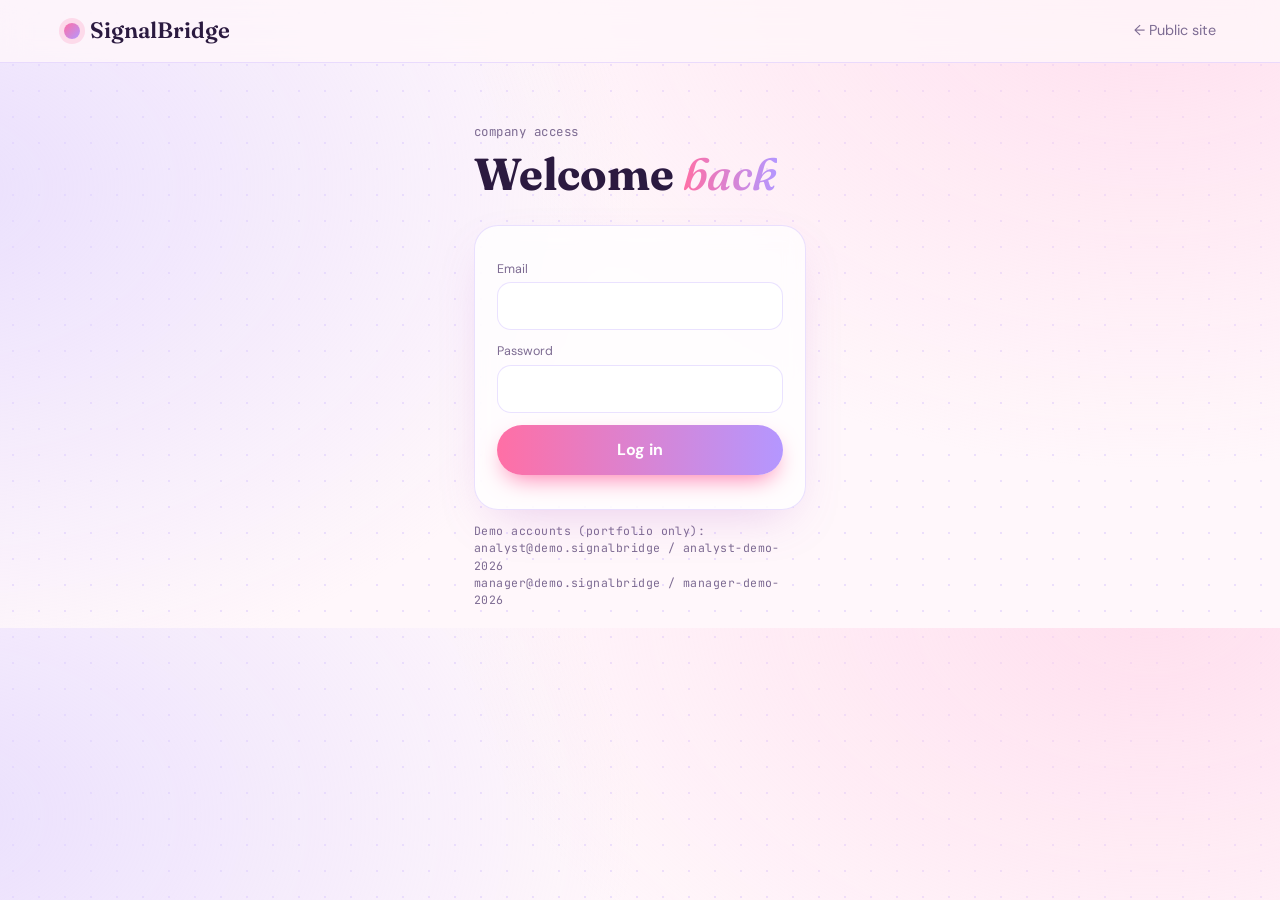
<file: dashboard.html>
<!DOCTYPE html>
<html lang="en">
<head>
<meta charset="UTF-8">
<meta name="viewport" content="width=device-width, initial-scale=1">
<title>LumiBridge · Company dashboard</title>
<link href="https://fonts.googleapis.com/css2?family=DM+Sans:wght@400;500;700&family=Fraunces:ital,wght@0,600;1,500&family=JetBrains+Mono:wght@400;500&display=swap" rel="stylesheet">
<link rel="stylesheet" href="style.css">
<meta name="description" content="SignalBridge turns real network experiences into insight for people and telecom teams.">
<link rel="icon" href="data:image/svg+xml,<svg xmlns='http://www.w3.org/2000/svg' viewBox='0 0 10 10'><circle cx='5' cy='5' r='4' fill='%23ff6fa5'/></svg>">
</head>
<body>

<header>
  <div class="logo"><i></i>LumiBridge</div>
  <nav>
  <a href="index.html">← Public site</a>
  <span class="mono" id="who"></span>
  <a href="#" id="logout">Log out</a>
</nav>
</header>

<section class="block">
  <p class="mono">company workspace · aggregated, anonymised</p>
  <h2>Network <em>experience</em> dashboard</h2>

  <div class="card">
    <div class="filters">
      <select id="f-area">
        <option value="">All areas</option>
        <option>Lekki</option><option>Victoria Island</option>
        <option>Yaba</option><option>Ikeja</option>
      </select>
      <select id="f-provider">
        <option value="">All providers</option>
        <option>MTN</option><option>Airtel</option><option>GLO</option>
      </select>
      <select id="f-days">
        <option value="7">Last 7 days</option>
        <option value="14" selected>Last 14 days</option>
        <option value="30">Last 30 days</option>
      </select>
      <select id="f-issue">
        <option value="">All issue types</option>
        <option value="slow_data">Slow data</option>
        <option value="dropped_call">Dropped calls</option>
        <option value="no_signal">No signal</option>
      </select>
      <button class="btn small" id="export" type="button">Export CSV</button>
    </div>
    <p id="err" class="mono small"></p>
  </div>

  <div class="kpis">
    <div class="card"><small>Reports</small><b id="k-reports">–</b></div>
    <div class="card"><small>Slow-report rate</small><b id="k-slow">–</b></div>
    <div class="card"><small>Avg download</small><b id="k-dl">–</b></div>
    <div class="card"><small>Avg latency</small><b id="k-lat">–</b></div>
  </div>

  <div class="two">
    <div class="card">
      <h3>Slow-report rate by hour</h3>
      <div id="bars" class="bars"></div>
      <p class="mono small">Hover a bar for exact numbers.</p>
    </div>
    <div class="card">
      <h3>Trend in selected period</h3>
      <div class="ba" id="trend"></div>
      <h3 style="margin-top:22px">Providers</h3>
      <div id="providers"></div>
    </div>
  </div>

  <div class="card" style="margin-top:18px">
    <h3>Areas to prioritise</h3>
    <table>
      <thead><tr><th>Area</th><th>Peak slow hour</th><th>Reports</th><th>Slow rate</th><th>Status</th><th></th></tr></thead>
      <tbody id="areas"></tbody>
    </table>
  </div>

  <div class="card" style="margin-top:18px">
  <h3>Case tracker</h3>
  <p class="mono small">Click "Open case" on an area above, then track it to resolution. Only managers can mark a case Resolved.</p>

  <div id="newcase" class="newcase" hidden>
    <h3>New case · <span id="nc-area"></span></h3>
    <input id="nc-title" placeholder="Case title">
    <select id="nc-prio">
      <option value="low">Low priority</option>
      <option value="medium" selected>Medium priority</option>
      <option value="high">High priority</option>
    </select>
    <textarea id="nc-note" placeholder="What should the team investigate?"></textarea>
    <div class="caseact">
      <button class="btn small" id="nc-save" type="button">Create case</button>
      <button class="btn small ghost" id="nc-cancel" type="button">Cancel</button>
    </div>
  </div>

  <div id="cases"></div>
</div>

  <p class="mono small">User reports are evidence for investigation, not proof of a fault. Confirming a cause needs network diagnostics and company data.</p>
</section>

<script src="dashboard.js"></script>
</body>
</html>
</file>
<file: style.css>
:root{
  --bg:#fff7fb; --ink:#2b1a40; --mute:#7d6b92;
  --rose:#ff6fa5; --lilac:#b497ff; --peach:#ffb59a; --mint:#7fe3c8;
  --card:rgba(255,255,255,.72); --line:rgba(180,151,255,.28);
  --shadow:0 18px 50px -20px rgba(180,100,200,.35);
}
*{box-sizing:border-box;margin:0}
html{scroll-behavior:smooth}
body{
  font-family:'DM Sans',sans-serif;color:var(--ink);line-height:1.5;
  background:
    radial-gradient(700px 500px at 90% -5%,#ffd3e8aa,transparent),
    radial-gradient(700px 500px at -5% 30%,#e0d4ffaa,transparent),
    radial-gradient(rgba(180,151,255,.25) 1px,transparent 1px) 0 0/26px 26px,
    var(--bg);
}
em{font-family:'Fraunces',serif;font-style:italic;font-weight:500;background:linear-gradient(90deg,var(--rose),var(--lilac));-webkit-background-clip:text;color:transparent}
.mono{font-family:'JetBrains Mono',monospace;font-size:.78rem;color:var(--mute);letter-spacing:.04em}
.small{font-size:.72rem;margin-top:12px}

header{position:sticky;top:0;z-index:10;display:flex;justify-content:space-between;align-items:center;flex-wrap:wrap;gap:10px;padding:14px 5vw;background:rgba(255,247,251,.8);backdrop-filter:blur(14px);border-bottom:1px solid var(--line)}
.logo{font-family:'Fraunces',serif;font-size:1.4rem;font-weight:600;display:flex;align-items:center;gap:10px}
.logo i{width:16px;height:16px;border-radius:50%;background:linear-gradient(135deg,var(--rose),var(--lilac));box-shadow:0 0 0 5px #ff6fa533}
nav{display:flex;gap:18px;align-items:center;flex-wrap:wrap}
nav a{color:var(--mute);text-decoration:none;font-size:.9rem}
nav a:hover{color:var(--ink)}
.pill{background:var(--ink);color:#fff!important;padding:8px 16px;border-radius:99px}

.hero{display:grid;grid-template-columns:1.1fr .9fr;gap:30px;align-items:center;padding:70px 5vw 40px}
h1{font-family:'Fraunces',serif;font-size:clamp(2.6rem,7vw,5rem);line-height:1;margin:14px 0 18px}
h2{font-family:'Fraunces',serif;font-size:clamp(1.8rem,4vw,2.8rem);line-height:1.1;margin:8px 0 26px}
h3{font-size:1.05rem;margin-bottom:6px}
.lead{color:var(--mute);max-width:520px;font-size:1.05rem}
.cta{display:flex;gap:12px;margin-top:26px;flex-wrap:wrap}
.btn{display:inline-block;padding:13px 24px;border-radius:99px;font-weight:700;text-decoration:none;color:#fff;background:linear-gradient(90deg,var(--rose),var(--lilac));box-shadow:0 10px 24px -8px var(--rose)}
.btn.ghost{background:transparent;color:var(--ink);border:1.5px solid var(--lilac);box-shadow:none}
.btn.small{padding:8px 16px;font-size:.85rem}

.orb{position:relative;height:420px;display:grid;place-items:center}
.ring{position:absolute;border-radius:50%;border:1.5px solid var(--lilac);animation:pulse 4s ease-out infinite}
.r1{width:140px;height:140px}.r2{width:260px;height:260px;animation-delay:1.3s}.r3{width:380px;height:380px;animation-delay:2.6s}
@keyframes pulse{0%{transform:scale(.6);opacity:.9}100%{transform:scale(1.05);opacity:0}}
.core{width:84px;height:84px;border-radius:50%;display:grid;place-items:center;color:#fff;font-size:1.6rem;background:linear-gradient(135deg,var(--rose),var(--lilac));box-shadow:0 0 50px var(--rose)}
.chip{position:absolute;background:var(--card);border:1px solid var(--line);border-radius:16px;padding:10px 14px;font-size:.78rem;font-family:'JetBrains Mono',monospace;box-shadow:var(--shadow);backdrop-filter:blur(8px);animation:float 6s ease-in-out infinite}
.chip b{color:var(--rose)}
.c1{top:30px;left:0}.c2{bottom:50px;right:0;animation-delay:1s}.c3{top:150px;right:10px;animation-delay:2s}
@keyframes float{50%{transform:translateY(-10px)}}

.stats{display:grid;grid-template-columns:repeat(4,1fr);gap:14px;padding:10px 5vw 30px}
.stats div{background:var(--card);border:1px solid var(--line);border-radius:20px;padding:18px;text-align:center;box-shadow:var(--shadow)}
.stats b{font-family:'Fraunces',serif;font-size:2rem;display:block}
.stats small{color:var(--mute)}

.block{padding:60px 5vw 20px}
.card{background:var(--card);border:1px solid var(--line);border-radius:24px;padding:22px;box-shadow:var(--shadow);backdrop-filter:blur(10px)}
.card p{color:var(--mute);font-size:.92rem}
.two{display:grid;grid-template-columns:1.5fr 1fr;gap:18px}
.grid4{display:grid;grid-template-columns:repeat(4,1fr);gap:16px}
.steps{display:grid;grid-template-columns:repeat(4,1fr);gap:16px}

.heat{display:grid;grid-template-columns:repeat(10,1fr);gap:5px}
.heat div{aspect-ratio:1;border-radius:9px;background:color-mix(in srgb,var(--rose) calc(var(--v)*100%),#f1e8ff);transition:transform .2s}
.heat div:hover{transform:scale(1.18)}
.legend{display:flex;align-items:center;gap:10px;margin-top:14px;font-size:.78rem;color:var(--mute)}
.scale{flex:1;height:8px;border-radius:9px;background:linear-gradient(90deg,#f1e8ff,var(--rose))}
.note ul{list-style:none;padding:0;margin-top:10px}
.note li{padding:9px 0 9px 26px;position:relative;font-size:.92rem;border-bottom:1px dashed var(--line)}
.note li::before{content:"✦";position:absolute;left:0;color:var(--rose)}

.gauge{width:110px;height:110px;border-radius:50%;margin-bottom:14px;display:grid;place-items:center;background:conic-gradient(var(--rose) 0 62%,#f1e8ff 0)}
.gauge span{width:86px;height:86px;border-radius:50%;background:#fff;display:grid;place-items:center;font-family:'Fraunces',serif;font-size:1.7rem;text-align:center;line-height:1}
.gauge small{display:block;font-size:.65rem;color:var(--mute);font-family:'DM Sans'}
.icon{width:56px;height:56px;border-radius:18px;display:grid;place-items:center;font-size:1.5rem;color:#fff;margin-bottom:14px;background:linear-gradient(135deg,var(--peach),var(--rose))}
.bar{margin:10px 0}.bar label{font-size:.78rem;color:var(--mute);display:block}
.bar i{display:block;height:10px;border-radius:9px;background:linear-gradient(90deg,var(--lilac),var(--rose));width:var(--w)}

.num{display:inline-grid;place-items:center;width:34px;height:34px;border-radius:50%;background:var(--ink);color:#fff;font-family:'JetBrains Mono',monospace;margin-bottom:12px}

.bars{display:flex;align-items:flex-end;gap:5px;height:200px;margin:20px 0 28px}
.bars div{flex:1;border-radius:6px 6px 0 0;background:var(--lilac);opacity:.55;position:relative}
.bars div.peak{background:linear-gradient(var(--rose),var(--peach));opacity:1}
.bars span{position:absolute;bottom:-20px;left:50%;transform:translateX(-50%);font-size:.6rem;color:var(--mute);font-family:'JetBrains Mono',monospace}
.bars div:not(:nth-child(3n+1)) span{display:none}
.flag{background:#ff6fa51a;padding:10px 14px;border-radius:14px;font-size:.9rem;color:var(--ink)!important}

.filters{display:flex;gap:10px;flex-wrap:wrap;align-items:center;margin-bottom:16px}
.fl{font-family:'JetBrains Mono',monospace;font-size:.75rem;padding:8px 14px;border-radius:99px;border:1px solid var(--line);background:#fff}
.filters .btn{margin-left:auto}
table{width:100%;border-collapse:collapse;font-size:.9rem}
th{text-align:left;font-family:'JetBrains Mono',monospace;font-size:.72rem;color:var(--mute);padding:8px;border-bottom:1px solid var(--line)}
td{padding:12px 8px;border-bottom:1px dashed var(--line)}
.tag{padding:4px 12px;border-radius:99px;font-size:.75rem;background:#f1e8ff}
.tag.hot{background:#ff6fa526;color:#d6336c;font-weight:700}.tag.ok{background:#7fe3c833;color:#1f8f72}
.ba{display:flex;align-items:center;gap:18px;margin-top:20px;flex-wrap:wrap}
.ba div{background:#fff;border-radius:16px;padding:12px 18px}.ba small{display:block;color:var(--mute);font-size:.75rem}.ba b{font-family:'Fraunces',serif;font-size:1.4rem}
.ba span{font-size:1.6rem;color:var(--rose)}

footer{margin-top:70px;padding:40px 5vw;text-align:center;border-top:1px solid var(--line);color:var(--mute);font-size:.85rem}
.pills{display:flex;justify-content:center;gap:10px;flex-wrap:wrap;margin-bottom:18px}
.pills span{padding:8px 14px;border-radius:99px;background:var(--card);border:1px solid var(--line);font-size:.78rem}

@media(max-width:900px){
  .hero,.two{grid-template-columns:1fr}
  .grid4,.steps{grid-template-columns:1fr 1fr}
  .stats{grid-template-columns:1fr 1fr}
  .orb{height:340px}.r3{width:300px;height:300px}
}
@media(max-width:560px){.grid4,.steps{grid-template-columns:1fr}.chip{font-size:.68rem}}
#leafmap{height:420px;border-radius:18px;z-index:0}
.scale{background:linear-gradient(90deg,#c9b6ff,#ffb59a,#ff6fa5)}
.leaflet-popup-content-wrapper{border-radius:16px;font-family:'DM Sans',sans-serif}
.leaflet-popup-content b{color:#ff6fa5}
label{display:block;font-size:.78rem;color:var(--mute);margin:12px 0 4px}
select,input{width:100%;padding:11px 14px;border-radius:14px;border:1px solid var(--line);background:#fff;font:inherit;color:var(--ink)}
.row2{display:grid;grid-template-columns:1fr 1fr;gap:10px}
button.btn{border:0;font:inherit;font-weight:700;cursor:pointer}
button.btn.ghost{border:1.5px solid var(--lilac)}
.btn.full{width:100%;margin-top:12px;text-align:center}
#msg{color:var(--rose)}
.insight{background:#ff6fa51a;border-left:4px solid var(--rose);padding:10px 14px;border-radius:0 14px 14px 0;margin-bottom:10px;font-size:.9rem}
.insight small{display:block;color:var(--mute);font-family:'JetBrains Mono',monospace;font-size:.7rem;margin-top:4px}
.bars div:hover::after{content:attr(data-tip);position:absolute;bottom:105%;left:50%;transform:translateX(-50%);background:var(--ink);color:#fff;padding:4px 8px;border-radius:8px;font-size:.65rem;white-space:nowrap}
.kpis{display:grid;grid-template-columns:repeat(4,1fr);gap:16px;margin:18px 0}
.kpis small{color:var(--mute);font-size:.8rem}
.kpis b{display:block;font-family:'Fraunces',serif;font-size:2rem;margin-top:4px}
.filters select{width:auto;min-width:150px}
@media(max-width:900px){.kpis{grid-template-columns:1fr 1fr}}
.speed{margin:12px 0 4px}
.speedout{display:none;grid-template-columns:repeat(3,1fr);gap:8px;margin-top:12px}
.speedout.on{display:grid}
.speedout div{background:#fff;border:1px solid var(--line);border-radius:14px;padding:10px;text-align:center}
.speedout b{display:block;font-family:'Fraunces',serif;font-size:1.3rem}
.speedout small{color:var(--mute);font-size:.7rem}
.speedmsg{grid-column:1/-1;font-size:.78rem;color:var(--mute);text-align:center}
.ts{max-width:760px}
.tsprog{display:flex;gap:8px;margin-bottom:22px}
.tsprog span{flex:1;height:6px;border-radius:9px;background:#f1e8ff}
.tsprog span.on{background:linear-gradient(90deg,var(--rose),var(--lilac))}
.opts{display:grid;grid-template-columns:1fr 1fr;gap:12px;margin-top:16px}
.opt{font:inherit;cursor:pointer;text-align:left;padding:16px;border-radius:18px;border:1.5px solid var(--line);background:#fff;color:var(--ink);transition:.2s}
.opt:hover{border-color:var(--rose);transform:translateY(-2px)}
.tsnums{display:grid;grid-template-columns:repeat(3,1fr);gap:10px;margin:16px 0}
.tsnums div{background:#fff;border:1px solid var(--line);border-radius:14px;padding:12px;text-align:center}
.tsnums b{display:block;font-family:'Fraunces',serif;font-size:1.5rem}
.tsnums small{color:var(--mute);font-size:.72rem}
.tips{list-style:none;padding:0;margin:14px 0}
.tips li{padding:10px 0 10px 28px;position:relative;border-bottom:1px dashed var(--line);font-size:.92rem}
.tips li::before{content:"✦";position:absolute;left:0;color:var(--rose)}
.tsbtns{display:flex;gap:10px;flex-wrap:wrap;margin-top:16px}
.tsnote{background:#b497ff1a;border-radius:14px;padding:12px 14px;font-size:.85rem;margin-top:14px}
@media(max-width:560px){.opts{grid-template-columns:1fr}}

textarea{width:100%;min-height:70px;padding:11px 14px;border-radius:14px;border:1px solid var(--line);background:#fff;font:inherit;color:var(--ink);resize:vertical}
.newcase{display:grid;gap:10px;background:#b497ff12;border-radius:18px;padding:16px;margin:14px 0}
.newcase[hidden]{display:none}
.case{border:1px solid var(--line);background:#fff;border-radius:18px;padding:14px;margin-top:12px;display:grid;gap:8px}
.casehead{display:flex;justify-content:space-between;align-items:center;gap:10px}
.caseact{display:flex;gap:10px;align-items:center}
.caseact select{width:auto}
#who{color:var(--ink)}

.interv{border-top:1px dashed var(--line);padding-top:10px;display:grid;gap:8px}
.caseact input{flex:1;min-width:0}
.caseact input[type=date]{flex:none;width:auto}
.verdict{border-radius:14px;padding:12px 14px;font-size:.9rem;font-weight:500;background:#b497ff1a}
.verdict.improved{background:#7fe3c833;color:#1f6f5a}
.verdict.worse{background:#ff6fa526;color:#b3265c}
.cmp{margin-top:10px}
.cmp>small{font-family:'JetBrains Mono',monospace;color:var(--mute);font-size:.72rem}
.cmp .ba{margin-top:6px}
.cmp .ba div{background:#fff9fc;border:1px solid var(--line)}
.cresult{display:grid;gap:4px}
</file>
